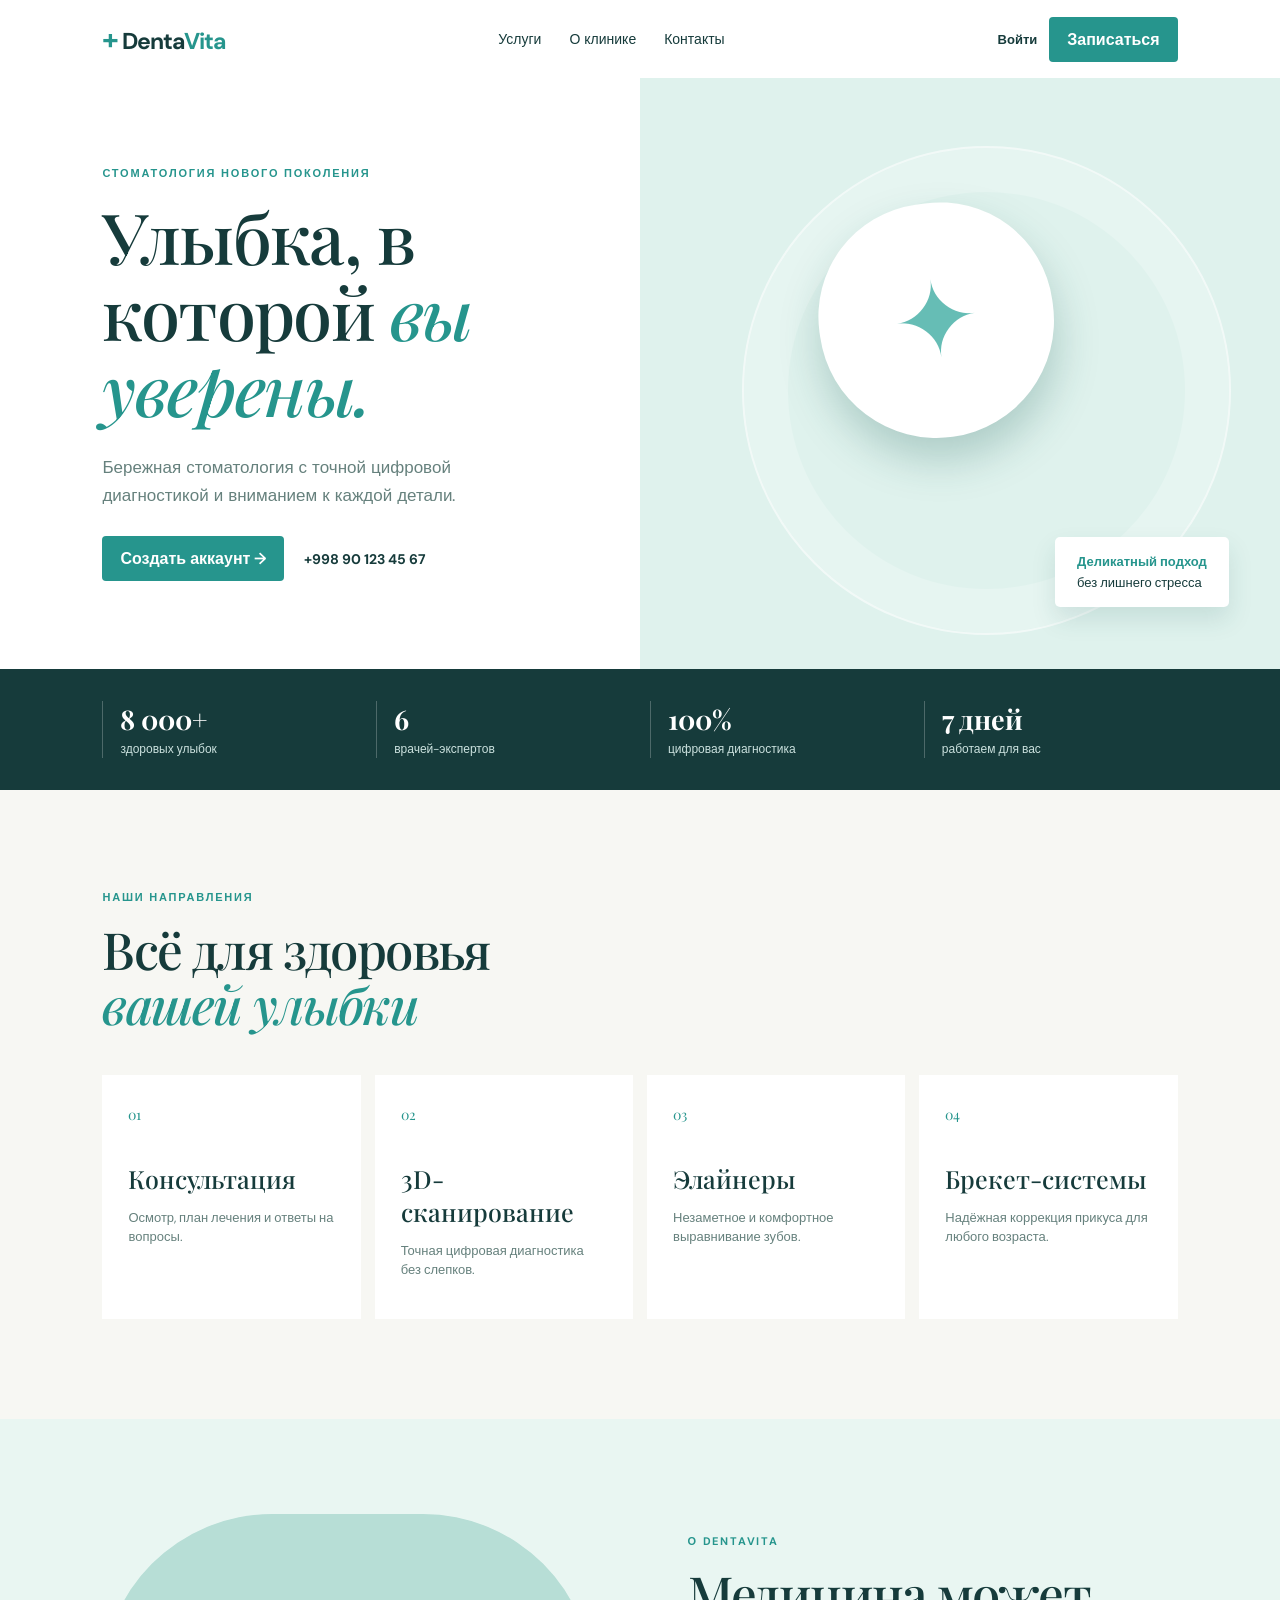
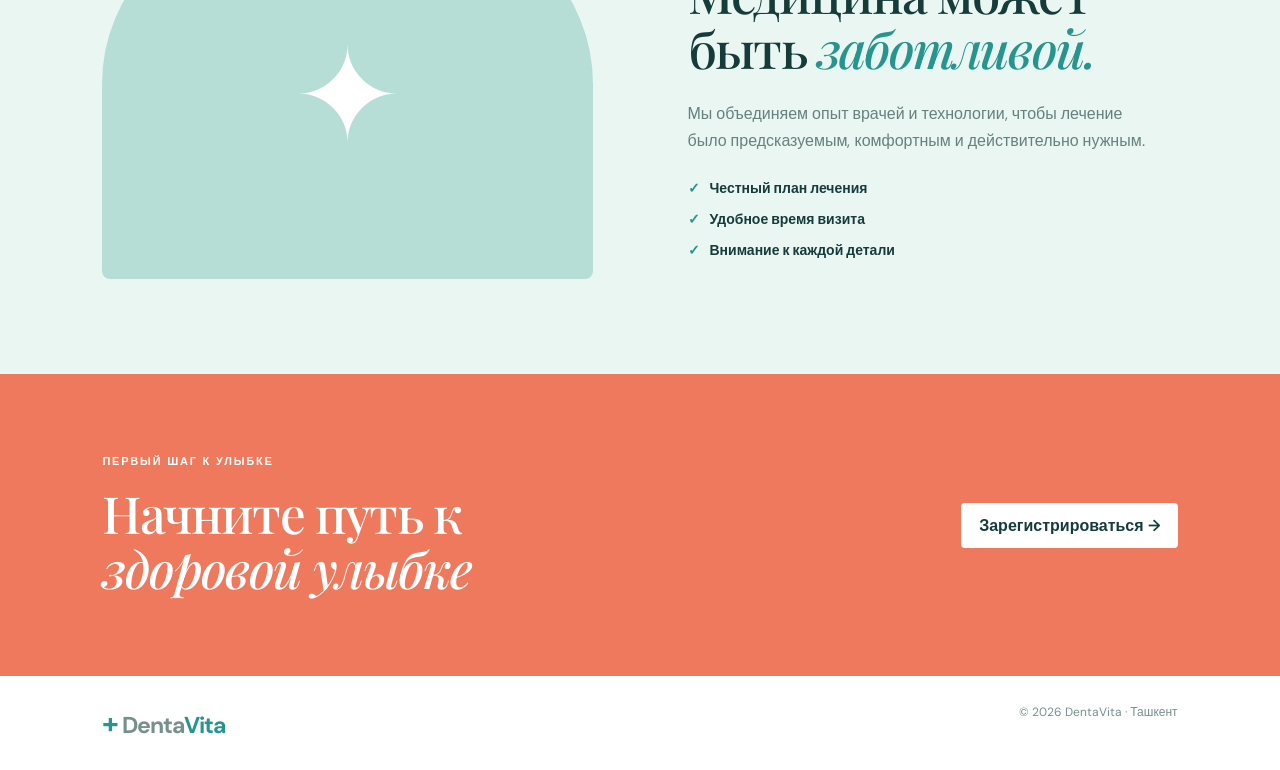
<file: src/main/resources/static/index.html>
<!doctype html><html lang="ru"><head><meta charset="UTF-8"><meta name="viewport" content="width=device-width,initial-scale=1.0"><title>DentaVita — стоматология</title><link rel="stylesheet" href="styles.css"></head><body><header class="site-header"><a class="logo" href="index.html"><b>+</b>Denta<em>Vita</em></a><nav class="nav"><a href="services.html">Услуги</a><a href="#about">О клинике</a><a href="#contacts">Контакты</a></nav><div class="header-actions"><a class="profile-link" data-profile-link href="login.html">Войти</a><a class="admin-link" data-admin-link hidden href="admin.html">Админ-панель</a><a class="header-link" href="register.html">Записаться</a></div></header><main><section class="hero"><div class="hero-copy"><p class="eyebrow">СТОМАТОЛОГИЯ НОВОГО ПОКОЛЕНИЯ</p><h1>Улыбка, в которой <i>вы уверены.</i></h1><p class="lead">Бережная стоматология с точной цифровой диагностикой и вниманием к каждой детали.</p><div class="hero-actions"><a class="button" href="register.html">Создать аккаунт →</a><a class="phone" href="tel:+998901234567">+998 90 123 45 67</a></div></div><div class="hero-art"><div class="tooth">✦</div><div class="hero-note"><strong>Деликатный подход</strong>без лишнего стресса</div></div></section><section class="numbers"><div><b>8 000+</b><span>здоровых улыбок</span></div><div><b>6</b><span>врачей-экспертов</span></div><div><b>100%</b><span>цифровая диагностика</span></div><div><b>7 дней</b><span>работаем для вас</span></div></section><section class="section" id="services"><div class="section-header"><div><p class="eyebrow">НАШИ НАПРАВЛЕНИЯ</p><h2>Всё для здоровья<br><i>вашей улыбки</i></h2></div></div><div class="services"><article class="service"><span class="service-num">01</span><h3>Консультация</h3><p>Осмотр, план лечения и ответы на вопросы.</p></article><article class="service"><span class="service-num">02</span><h3>3D-сканирование</h3><p>Точная цифровая диагностика без слепков.</p></article><article class="service"><span class="service-num">03</span><h3>Элайнеры</h3><p>Незаметное и комфортное выравнивание зубов.</p></article><article class="service"><span class="service-num">04</span><h3>Брекет-системы</h3><p>Надёжная коррекция прикуса для любого возраста.</p></article></div></section><section class="about" id="about"><div class="about-art">✦</div><div><p class="eyebrow">О DENTAVITA</p><h2>Медицина может быть <i>заботливой.</i></h2><p>Мы объединяем опыт врачей и технологии, чтобы лечение было предсказуемым, комфортным и действительно нужным.</p><div class="benefits"><span>Честный план лечения</span><span>Удобное время визита</span><span>Внимание к каждой детали</span></div></div></section><section class="cta" id="contacts"><div><p class="eyebrow">ПЕРВЫЙ ШАГ К УЛЫБКЕ</p><h2>Начните путь к<br><i>здоровой улыбке</i></h2></div><a class="button" href="register.html">Зарегистрироваться →</a></section></main><footer><a class="logo" href="index.html"><b>+</b>Denta<em>Vita</em></a><span>© 2026 DentaVita · Ташкент</span></footer><script src="app.js"></script></body></html>
</file>
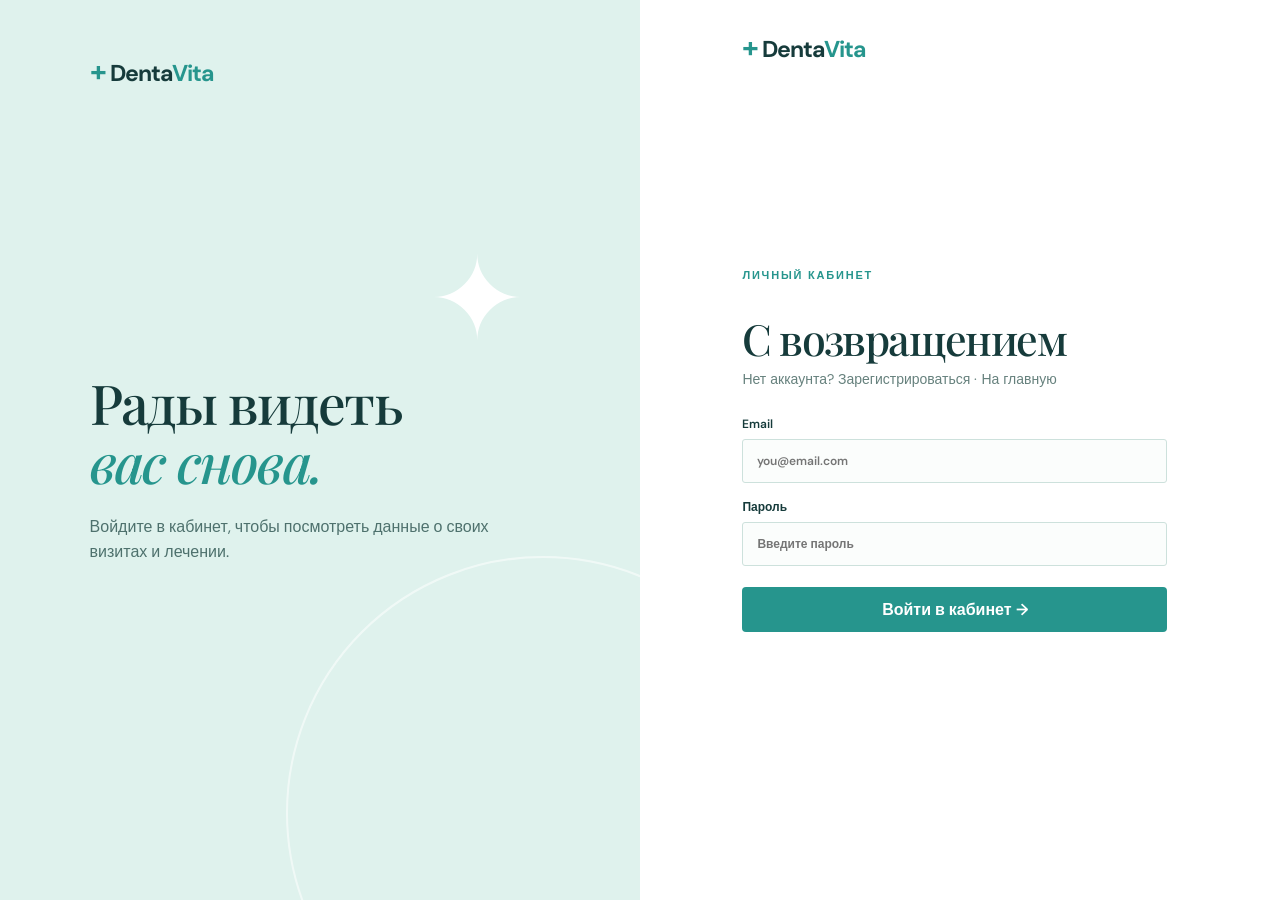
<file: src/main/resources/static/admin.html>
<!doctype html><html lang="ru"><head><meta charset="UTF-8"><meta name="viewport" content="width=device-width,initial-scale=1.0"><title>Админ-панель — DentaVita</title><link rel="stylesheet" href="styles.css"></head><body><header class="site-header"><a class="logo" href="index.html"><b>+</b>Denta<em>Vita</em></a><nav class="nav"><a href="services.html">Услуги</a><a href="profile.html">Профиль</a><a href="users.html">Пользователи</a></nav><div class="header-actions"><button class="text-button" onclick="logout()">Выйти</button></div></header><main class="inner-page admin-page"><section class="admin-hero"><p class="eyebrow">УПРАВЛЕНИЕ КЛИНИКОЙ</p><h1>Админ-панель</h1><p>Пользователи, записи и форма 043.</p></section><section class="section"><div class="admin-actions"><article><p class="eyebrow">ПОЛЬЗОВАТЕЛИ</p><h2>Управление пациентами</h2><p>Откройте отдельную страницу пользователей с поиском и фильтрами по роли.</p><a class="button" href="users.html">Открыть пользователей →</a></article><article><p class="eyebrow">УСЛУГИ</p><h2>Каталог услуг</h2><p>Добавляйте новые направления и актуализируйте предложения клиники.</p><a class="outline button-outline" href="service-create.html">Создать услугу →</a></article></div></section></main><footer><a class="logo" href="index.html"><b>+</b>Denta<em>Vita</em></a><span>© 2026 DentaVita · Ташкент</span></footer><script src="app.js"></script><script src="admin.js"></script></body></html>
</file>
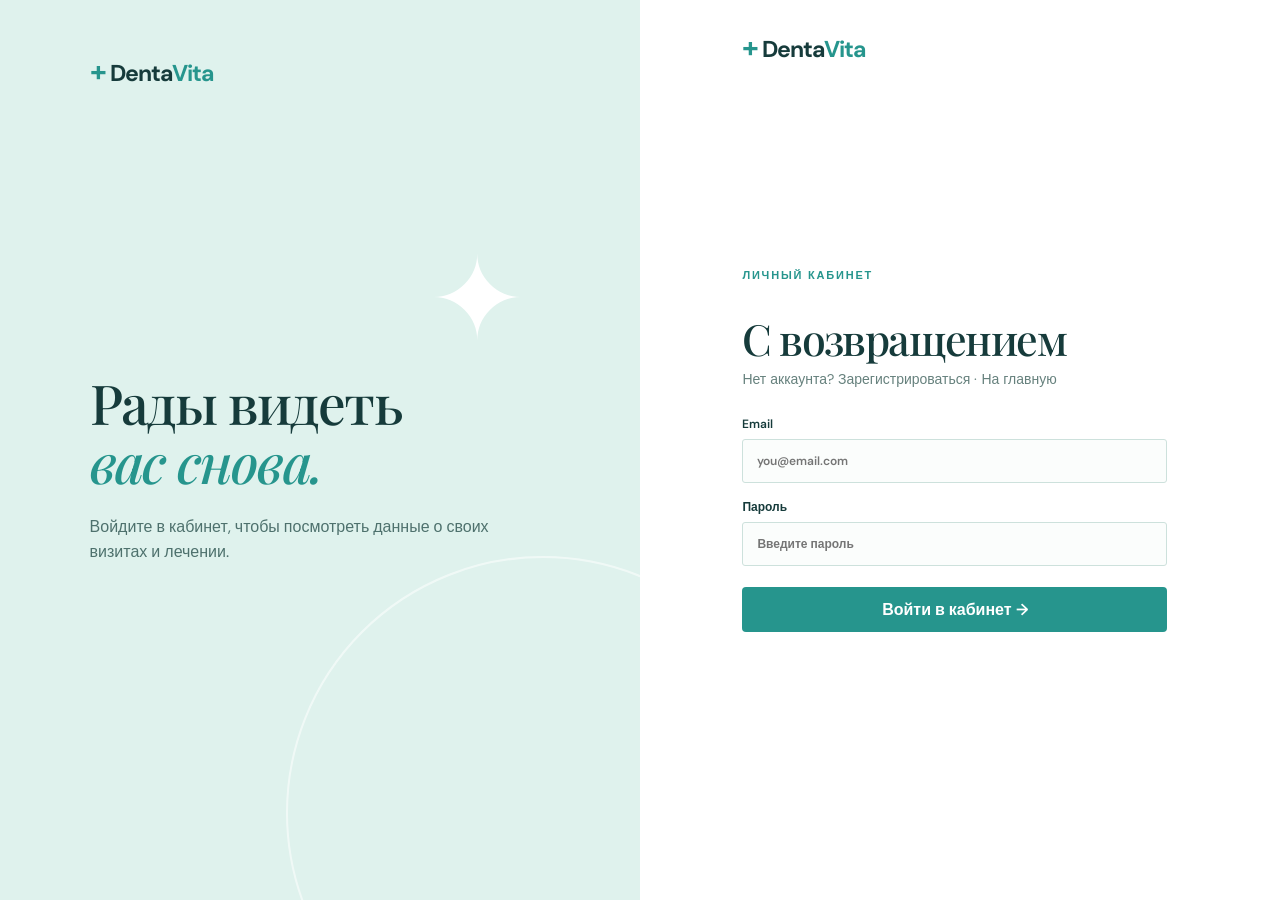
<file: src/main/resources/static/form043.html>
<!doctype html><html lang="ru"><head><meta charset="UTF-8"><meta name="viewport" content="width=device-width,initial-scale=1.0"><title>Форма 043 — DentaVita</title><link rel="stylesheet" href="styles.css"></head><body><main class="auth-page"><section class="auth-panel"><a class="logo" href="admin.html"><b>+</b>Denta<em>Vita</em></a><div class="auth-mark">✦</div><h1>Форма <i>043</i></h1><p>Медицинская карта пациента.</p></section><section class="auth-content"><p class="eyebrow">МЕДИЦИНСКИЙ ДОКУМЕНТ</p><h2>Создать форму 043</h2><form class="auth-form" id="form043"><div class="message" id="form-message"></div><label class="field">Номер карты<input name="cardNumber" required></label><label class="field">ФИО<input name="fullName" required></label><label class="field">Дата рождения<input name="birthDate" type="date" required></label><label class="field">Адрес<input name="address" required></label><label class="field">Учёба / работа<input name="studyOrWorkplace" required></label><label class="field">Основной диагноз<input name="mainDiagnosis" required></label><label class="field">Сопутствующие заболевания<input name="concomitantDisease" value="Не выявлены" required></label><label class="field">Аллергологический анамнез<input name="allergicHistory" value="Не отягощён" required></label><label class="field">Жалобы<textarea name="complaints" required></textarea></label><label class="field">Анамнез заболевания<textarea name="historyOfPresentIllness" required></textarea></label><label class="field">Анамнез жизни<textarea name="personalHistory" required></textarea></label><label class="field">Внешний осмотр<textarea name="externalExaminations" required></textarea></label><label class="field">Полость рта и зубы<textarea name="oralCavityAndTeeth" required></textarea></label><label class="field">Слизистая / пародонт<textarea name="conditionOfMucosaPeriodontium" required></textarea></label><label class="field">Исследования<textarea name="radiologicalAndOtherExaminations" required></textarea></label><label class="field">Объективно<textarea name="complaintsObjectively" required></textarea></label><label class="field">Диагноз или лечение<textarea name="diagnosisOrTreatment" required></textarea></label><button class="button" type="submit">Сохранить форму →</button></form></section></main><script src="app.js"></script><script src="form043.js"></script></body></html>
</file>
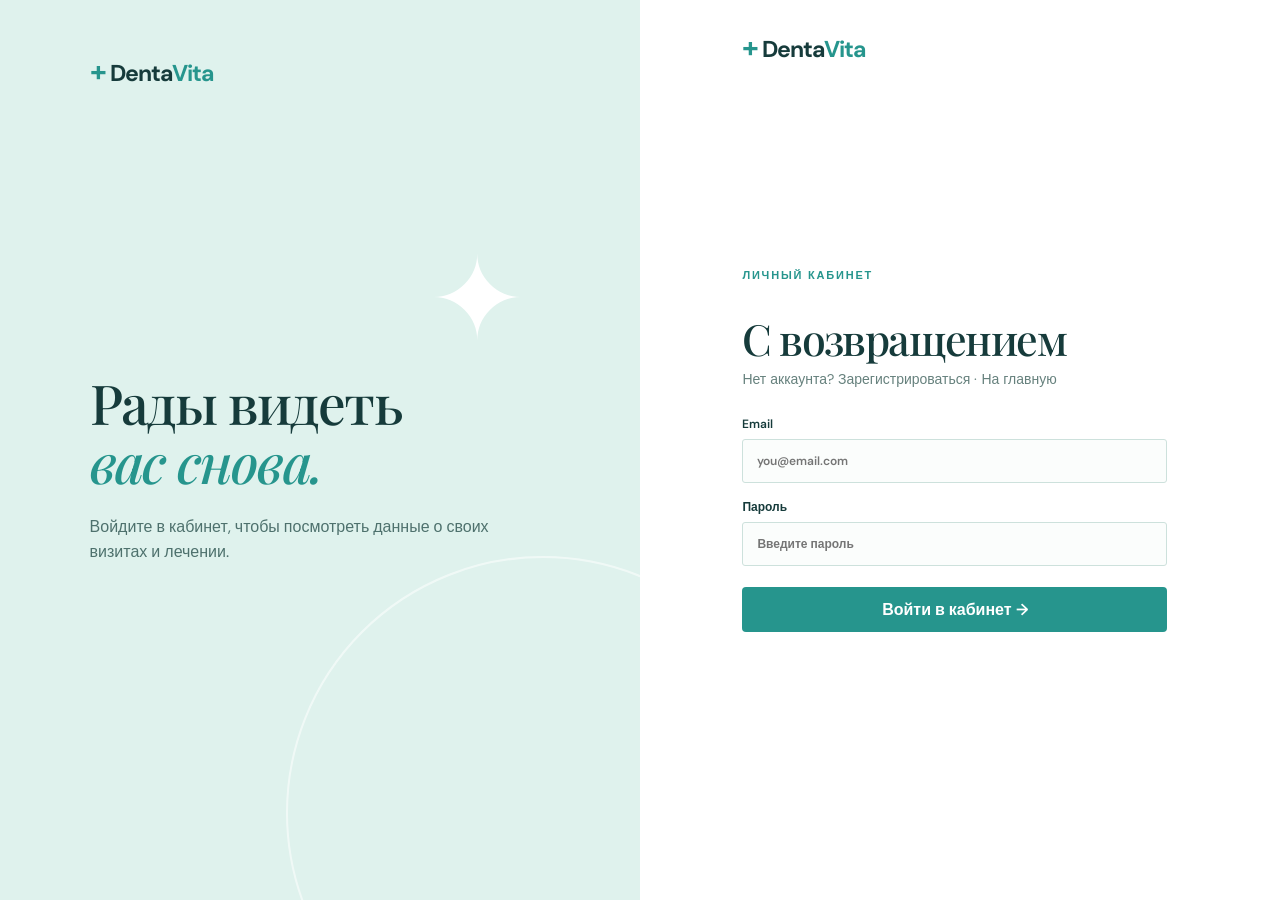
<file: src/main/resources/static/login.html>
<!doctype html><html lang="ru"><head><meta charset="UTF-8"><meta name="viewport" content="width=device-width,initial-scale=1.0"><title>Вход — DentaVita</title><link rel="stylesheet" href="styles.css"></head><body><main class="auth-page"><section class="auth-panel"><a class="logo" href="index.html"><b>+</b>Denta<em>Vita</em></a><div class="auth-mark">✦</div><h1>Рады видеть<br><i>вас снова.</i></h1><p>Войдите в кабинет, чтобы посмотреть данные о своих визитах и лечении.</p></section><section class="auth-content"><a class="logo" href="index.html"><b>+</b>Denta<em>Vita</em></a><p class="eyebrow">ЛИЧНЫЙ КАБИНЕТ</p><h2>С возвращением</h2><p class="auth-subtitle">Нет аккаунта? <a href="register.html">Зарегистрироваться</a></p><form class="auth-form" id="login-form"><div class="message" id="form-message" aria-live="polite"></div><label class="field">Email<input name="email" type="email" placeholder="you@email.com" required></label><label class="field">Пароль<input name="password" type="password" minlength="8" maxlength="30" placeholder="Введите пароль" required></label><button class="button" type="submit">Войти в кабинет →</button></form></section></main><script src="auth.js"></script></body></html>
</file>
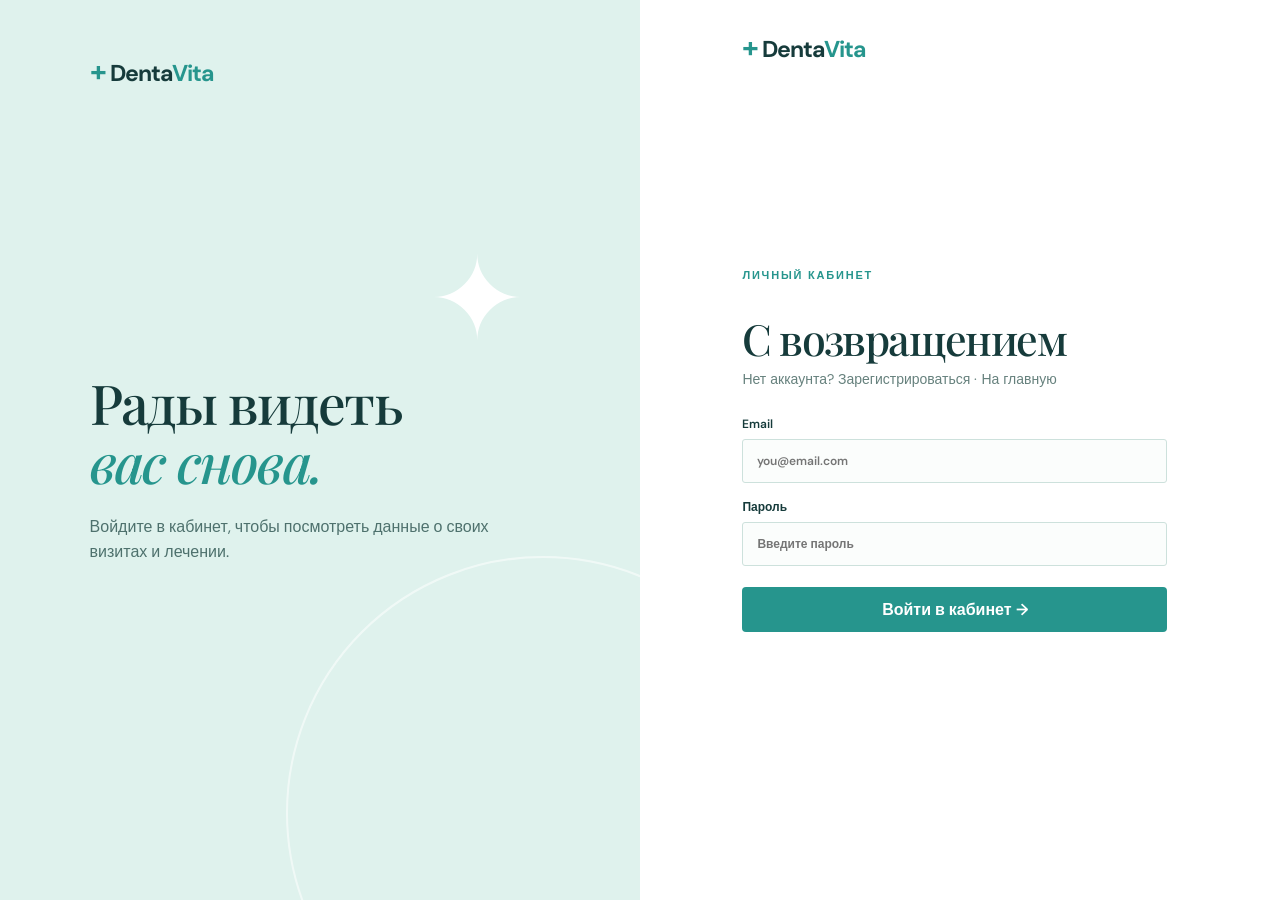
<file: src/main/resources/static/profile.html>
<!doctype html><html lang="ru"><head><meta charset="UTF-8"><meta name="viewport" content="width=device-width,initial-scale=1.0"><title>Профиль — DentaVita</title><link rel="stylesheet" href="styles.css"></head><body><header class="site-header"><a class="logo" href="index.html"><b>+</b>Denta<em>Vita</em></a><nav class="nav"><a href="services.html">Услуги</a><a href="index.html#about">О клинике</a></nav><div class="header-actions"><a class="admin-link" data-admin-link hidden href="admin.html">Админ-панель</a><button class="text-button" onclick="logout()">Выйти</button></div></header><main class="inner-page"><section class="profile-hero" id="profile-hero"><p>Загрузка профиля…</p></section><section class="section"><p class="eyebrow">UPCOMING</p><h2>Ближайший визит</h2><div class="upcoming" id="upcoming"><p>Загружаем данные…</p></div><div class="profile-cards"><article><h3>Медицинские документы</h3><p>Форма 043 и заключения врача будут отображаться здесь.</p></article><article><h3>Безопасность данных</h3><p>Ваши данные о лечении доступны только авторизованным сотрудникам клиники.</p></article></div></section></main><footer><a class="logo" href="index.html"><b>+</b>Denta<em>Vita</em></a><span>© 2026 DentaVita · Ташкент</span></footer><script src="app.js"></script><script src="profile.js"></script></body></html>
</file>
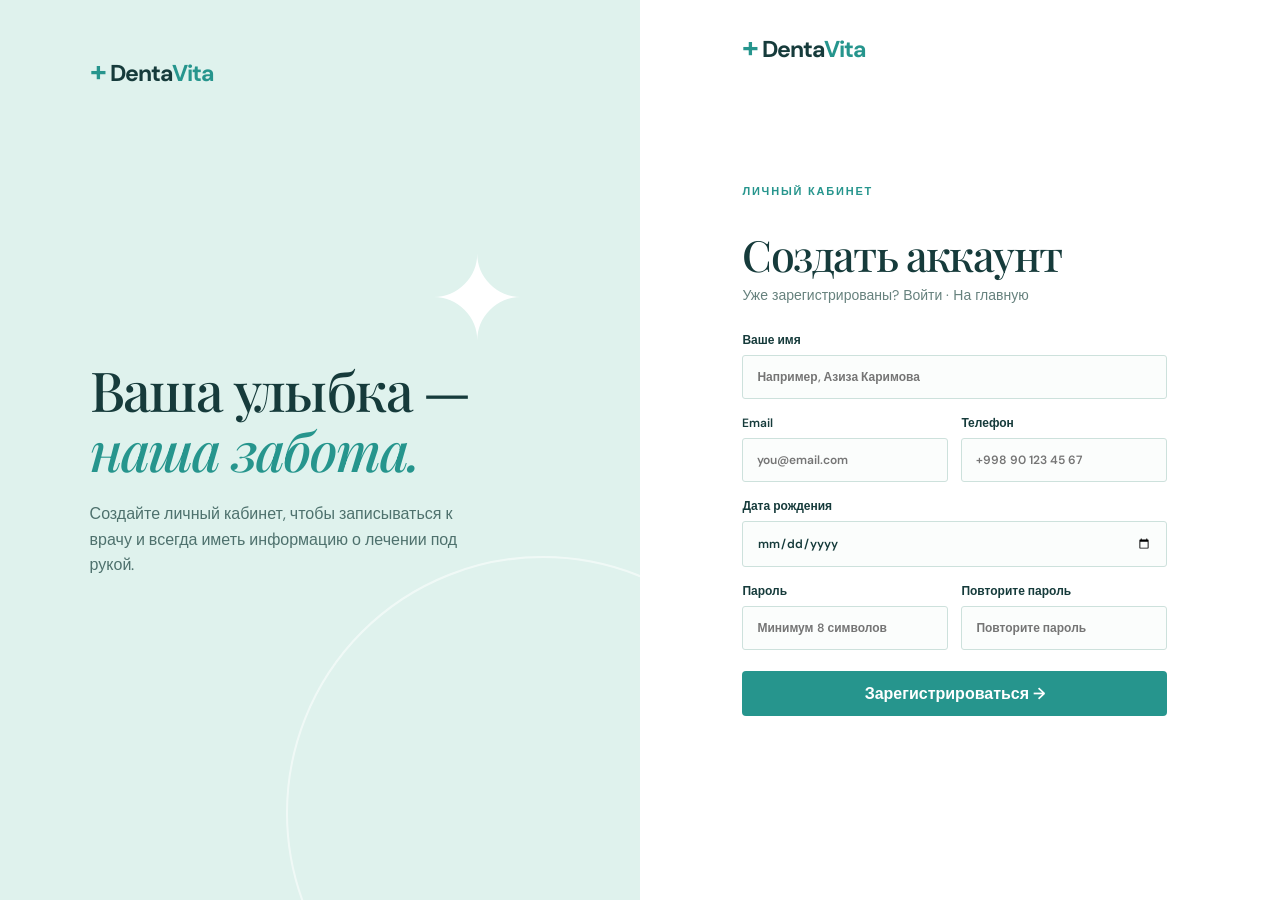
<file: src/main/resources/static/register.html>
<!doctype html><html lang="ru"><head><meta charset="UTF-8"><meta name="viewport" content="width=device-width,initial-scale=1.0"><title>Регистрация — DentaVita</title><link rel="stylesheet" href="styles.css"></head><body><main class="auth-page"><section class="auth-panel"><a class="logo" href="index.html"><b>+</b>Denta<em>Vita</em></a><div class="auth-mark">✦</div><h1>Ваша улыбка —<br><i>наша забота.</i></h1><p>Создайте личный кабинет, чтобы записываться к врачу и всегда иметь информацию о лечении под рукой.</p></section><section class="auth-content"><a class="logo" href="index.html"><b>+</b>Denta<em>Vita</em></a><p class="eyebrow">ЛИЧНЫЙ КАБИНЕТ</p><h2>Создать аккаунт</h2><p class="auth-subtitle">Уже зарегистрированы? <a href="login.html">Войти</a></p><form class="auth-form" id="register-form"><div class="message" id="form-message" aria-live="polite"></div><label class="field">Ваше имя<input name="fullName" placeholder="Например, Азиза Каримова" required></label><div class="form-row"><label class="field">Email<input name="email" type="email" placeholder="you@email.com" required></label><label class="field">Телефон<input name="phoneNumber" type="tel" placeholder="+998 90 123 45 67" pattern="\+?998\d{9}" required></label></div><label class="field">Дата рождения<input name="birthDate" type="date" required></label><div class="form-row"><label class="field">Пароль<input name="password" type="password" minlength="8" maxlength="30" placeholder="Минимум 8 символов" required></label><label class="field">Повторите пароль<input name="confirmPassword" type="password" minlength="8" maxlength="30" placeholder="Повторите пароль" required></label></div><button class="button" type="submit">Зарегистрироваться →</button></form></section></main><script src="auth.js"></script></body></html>
</file>
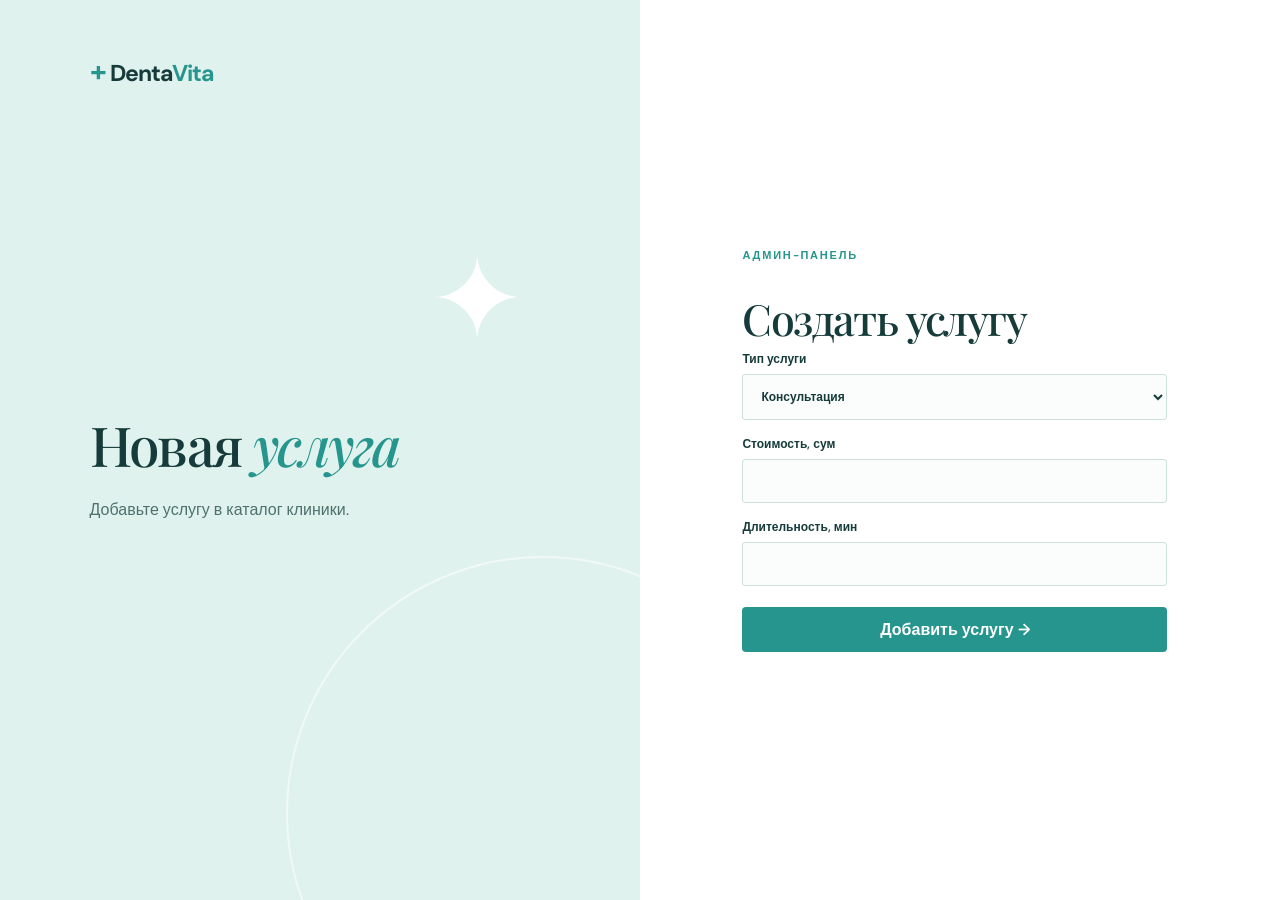
<file: src/main/resources/static/service-create.html>
<!doctype html><html lang="ru"><head><meta charset="UTF-8"><meta name="viewport" content="width=device-width,initial-scale=1.0"><title>Создать услугу — DentaVita</title><link rel="stylesheet" href="styles.css"></head><body><main class="auth-page"><section class="auth-panel"><a class="logo" href="admin.html"><b>+</b>Denta<em>Vita</em></a><div class="auth-mark">✦</div><h1>Новая <i>услуга</i></h1><p>Добавьте услугу в каталог клиники.</p></section><section class="auth-content"><p class="eyebrow">АДМИН-ПАНЕЛЬ</p><h2>Создать услугу</h2><form class="auth-form" id="service-form"><div class="message" id="form-message"></div><label class="field">Тип услуги<select name="servicesType"><option value="CONSULTATION">Консультация</option><option value="SCAN">3D-сканирование</option><option value="ALIGNER">Элайнеры</option><option value="BRACER">Брекет-системы</option></select></label><label class="field">Стоимость, сум<input name="price" type="number" min="1" step="0.01" required></label><label class="field">Длительность, мин<input name="durance" type="number" min="1" required></label><button class="button" type="submit">Добавить услугу →</button></form></section></main><script src="app.js"></script><script src="service-create.js"></script></body></html>
</file>
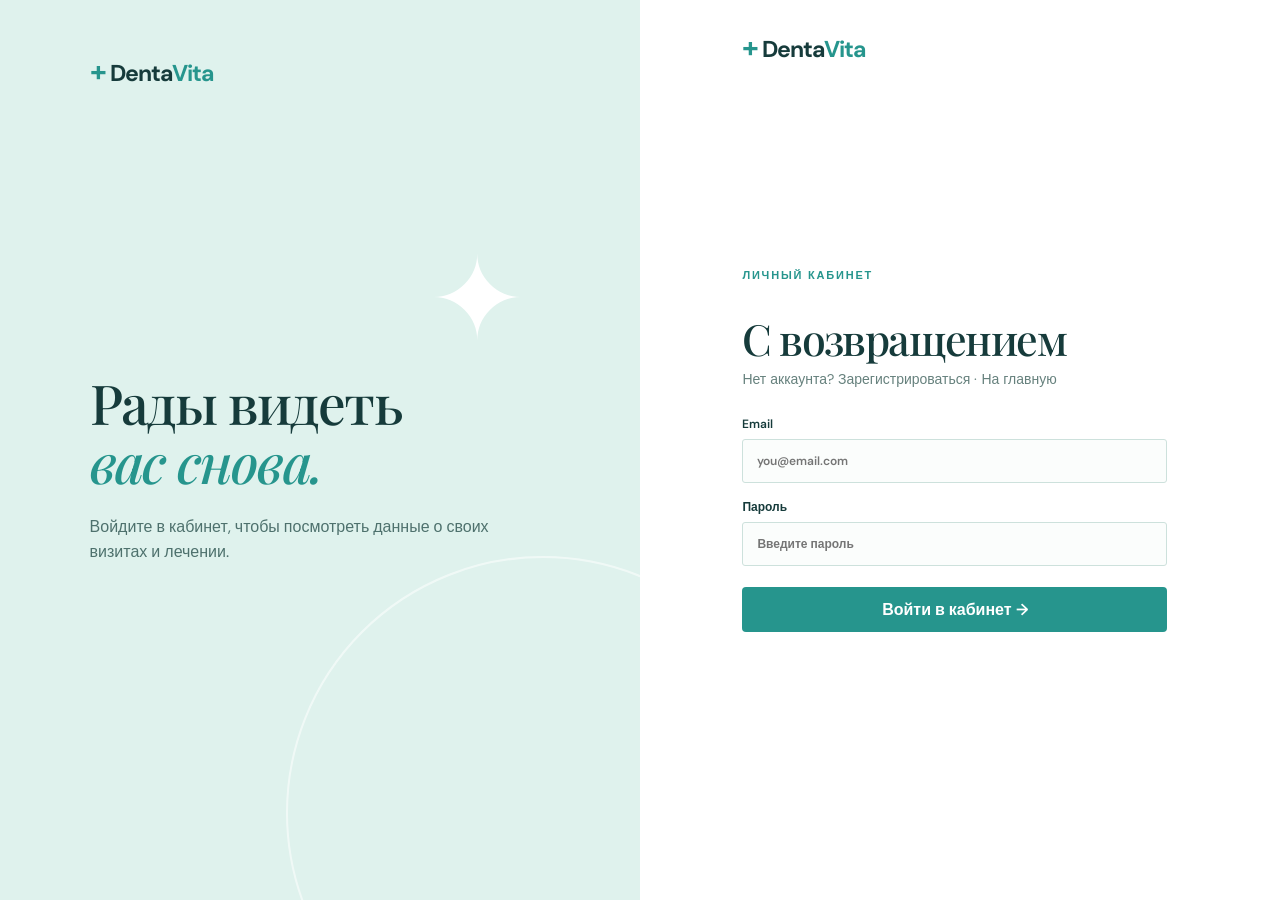
<file: src/main/resources/static/user-details.html>
<!doctype html>
<html lang="ru">
<head>
    <meta charset="UTF-8">
    <meta name="viewport" content="width=device-width,initial-scale=1.0">
    <title>Карточка пользователя — DentaVita</title>
    <link rel="stylesheet" href="styles.css">
</head>
<body>
    <header class="site-header">
        <a class="logo" href="index.html"><b>+</b>Denta<em>Vita</em></a>
        <nav class="nav">
            <a href="admin.html">Админ-панель</a>
            <a href="services.html">Услуги</a>
            <a href="profile.html">Профиль</a>
        </nav>
        <div class="header-actions">
            <button class="text-button" onclick="logout()">Выйти</button>
        </div>
    </header>
    <main class="inner-page admin-page">
        <section class="section">
            <div class="section-header">
                <button class="text-button" id="back-users">← К списку пользователей</button>
            </div>
            <div id="user-details-container">
                <p>Загрузка карточки пользователя…</p>
            </div>
        </section>
    </main>
    <footer>
        <a class="logo" href="index.html"><b>+</b>Denta<em>Vita</em></a>
        <span>© 2026 DentaVita · Ташкент</span>
    </footer>
    <script src="app.js"></script>
    <script src="user-details.js"></script>
</body>
</html>
</file>
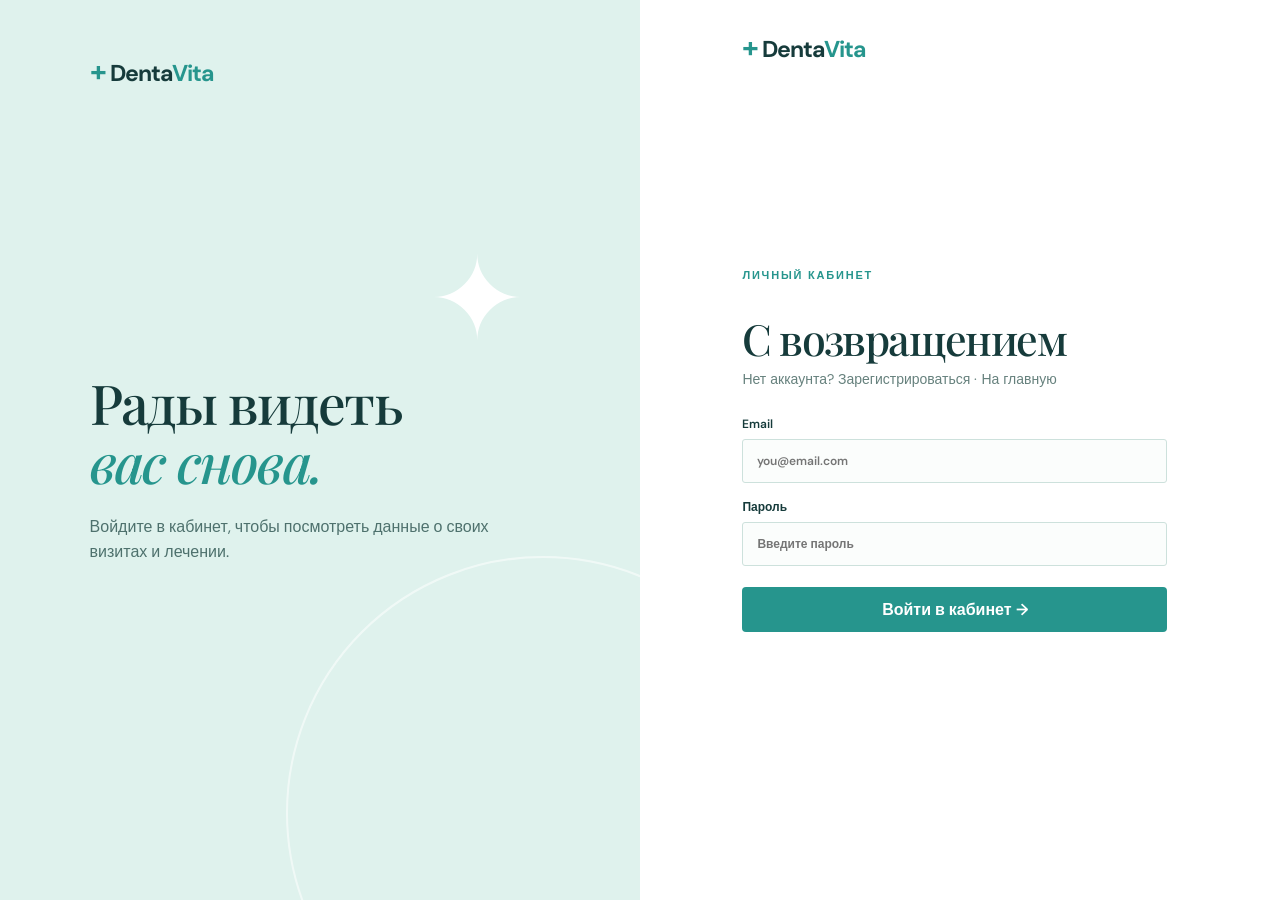
<file: src/main/resources/static/users.html>
<!doctype html><html lang="ru"><head><meta charset="UTF-8"><meta name="viewport" content="width=device-width,initial-scale=1.0"><title>Пользователи — DentaVita</title><link rel="stylesheet" href="styles.css"></head><body><header class="site-header"><a class="logo" href="index.html"><b>+</b>Denta<em>Vita</em></a><nav class="nav"><a href="admin.html">Админ-панель</a><a href="services.html">Услуги</a><a href="profile.html">Профиль</a></nav><div class="header-actions"><button class="text-button" onclick="logout()">Выйти</button></div></header><main class="inner-page admin-page"><section class="admin-hero"><p class="eyebrow">АДМИНИСТРИРОВАНИЕ</p><h1>Пользователи</h1><p>Находите пациентов, врачей и администраторов по имени, e-mail или роли.</p></section><section class="section"><div class="section-header"><div><p class="eyebrow">СПИСОК ПОЛЬЗОВАТЕЛЕЙ</p><h2>Все пользователи</h2></div><span class="result-count" id="result-count"></span></div><div class="user-filters"><label><span>Поиск</span><input id="user-search" type="search" placeholder="Имя или e-mail"></label><label><span>Роль</span><select id="role-filter"><option value="ALL">Все роли</option><option value="PATIENT">Пациенты</option><option value="DOCTOR">Врачи</option><option value="ADMIN">Администраторы</option></select></label></div><div class="admin-users" id="users-results"><p>Загрузка пользователей…</p></div></section></main><footer><a class="logo" href="index.html"><b>+</b>Denta<em>Vita</em></a><span>© 2026 DentaVita · Ташкент</span></footer><script src="app.js"></script><script src="users.js"></script></body></html>
</file>
<file: src/main/resources/static/styles.css>
@import url('https://fonts.googleapis.com/css2?family=DM+Sans:wght@400;500;600;700&family=Playfair+Display:ital,wght@0,500;0,600;1,500;1,600&display=swap');
:root{--ink:#163b3b;--mint:#dff2ed;--aqua:#26958d;--cream:#f7f7f3;--coral:#ef795c;--muted:#66817d}*{box-sizing:border-box}body{margin:0;background:var(--cream);color:var(--ink);font-family:'DM Sans',Arial,sans-serif}a{text-decoration:none;color:inherit}button,input,select{font:inherit}button{border:0;cursor:pointer}.site-header{height:78px;background:#fff;display:flex;align-items:center;justify-content:space-between;padding:0 clamp(22px,8vw,120px)}.logo{font-size:23px;font-weight:700;letter-spacing:-1px}.logo b{color:var(--aqua);font-size:29px;margin-right:4px}.logo em{font-style:normal;color:var(--aqua)}.nav{display:flex;gap:28px;font-size:14px}.header-link,.button{display:inline-flex;align-items:center;justify-content:center;gap:8px;border-radius:4px;background:var(--aqua);padding:12px 18px;color:#fff;font-weight:600}.button:hover,.header-link:hover{background:#187f78}.hero{min-height:570px;display:grid;grid-template-columns:1fr 1fr}.hero-copy{padding:88px clamp(22px,8vw,120px);background:#fff}.eyebrow{margin:0 0 18px;color:var(--aqua);font-size:11px;font-weight:700;letter-spacing:1.8px}h1,h2{font-family:'Playfair Display',Georgia,serif;font-weight:500;letter-spacing:-1.6px;line-height:1.08;margin:0}h1{font-size:clamp(49px,5.5vw,74px)}h2{font-size:clamp(36px,4vw,54px)}i{font-weight:500;color:var(--aqua)}.lead{color:var(--muted);line-height:1.65;font-size:17px;max-width:480px;margin:27px 0}.hero-actions{display:flex;gap:20px;align-items:center}.phone{font-size:14px;font-weight:700}.hero-art{background:var(--mint);overflow:hidden;position:relative}.hero-art:before{content:'';position:absolute;width:485px;height:485px;border:2px solid #fff9;border-radius:50%;top:68px;left:16%;box-shadow:inset 0 0 0 44px #fff3}.tooth{position:absolute;top:125px;left:28%;width:235px;height:235px;border-radius:48% 48% 50% 50%;background:#fff;display:grid;place-items:center;font-size:104px;color:#66bdb5;box-shadow:0 22px 42px #1d5e5840;transform:rotate(-8deg)}.hero-note{position:absolute;right:8%;bottom:62px;background:#fff;padding:16px 22px;border-radius:5px;box-shadow:0 12px 25px #185b5420;font-size:13px}.hero-note strong{display:block;color:var(--aqua);margin-bottom:4px}.numbers{background:var(--ink);color:#fff;display:grid;grid-template-columns:repeat(4,1fr);gap:20px;padding:32px clamp(22px,8vw,120px)}.numbers div{padding-left:17px;border-left:1px solid #ffffff3d}.numbers b{font-family:'Playfair Display';font-size:27px;display:block}.numbers span{font-size:12px;color:#cbe1de}.section{padding:100px clamp(22px,8vw,120px)}.section-header{display:flex;justify-content:space-between;align-items:flex-end;margin-bottom:42px}.services{display:grid;grid-template-columns:repeat(4,1fr);gap:14px}.service{min-height:235px;background:#fff;padding:26px;border-top:3px solid transparent}.service:hover{border-color:var(--aqua)}.service-num{font-family:'Playfair Display';color:var(--aqua);font-size:14px}.service h3{font-family:'Playfair Display';font-weight:500;font-size:25px;margin:37px 0 10px}.service p{font-size:13px;line-height:1.5;color:var(--muted)}.about{display:grid;grid-template-columns:1fr 1fr;gap:95px;align-items:center;background:#e9f6f2;padding:95px clamp(22px,8vw,120px)}.about-art{height:365px;background:#b7ded6;border-radius:170px 170px 8px 8px;display:grid;place-items:center;font-size:130px;color:#fff}.about p:not(.eyebrow){color:var(--muted);line-height:1.65;max-width:470px;margin:25px 0}.benefits{display:grid;gap:13px;font-size:14px;font-weight:600}.benefits span:before{content:'✓';color:var(--aqua);margin-right:10px}.cta{background:var(--coral);padding:80px clamp(22px,8vw,120px);color:#fff;display:flex;justify-content:space-between;align-items:center}.cta .eyebrow,.cta i{color:#fff}.cta .button{background:#fff;color:var(--ink)}footer{background:#fff;padding:28px clamp(22px,8vw,120px);color:#76908d;font-size:12px;display:flex;justify-content:space-between}.auth-page{min-height:100vh;display:grid;grid-template-columns:1fr 1fr;background:#fff}.auth-panel{background:var(--mint);padding:52px clamp(28px,7vw,105px);position:relative;overflow:hidden;display:flex;flex-direction:column}.auth-panel:after{content:'';position:absolute;width:510px;height:510px;border:2px solid #ffffff8c;border-radius:50%;right:-160px;bottom:-170px}.auth-panel h1{font-size:clamp(42px,4.3vw,64px);margin-top:auto;position:relative;z-index:1}.auth-panel p:not(.eyebrow){position:relative;z-index:1;line-height:1.6;max-width:405px;color:#4e716d;margin:22px 0 auto}.auth-mark{font-size:115px;color:#fff;position:absolute;top:25%;right:18%;z-index:1}.auth-content{padding:52px clamp(28px,8vw,130px);display:flex;flex-direction:column;justify-content:center}.auth-content .logo{position:absolute;top:28px}.auth-content h2{font-size:43px;margin:15px 0 9px}.auth-subtitle{margin:0 0 28px;color:var(--muted);font-size:14px}.auth-form{display:grid;gap:16px;max-width:425px}.field{display:grid;gap:7px;font-size:12px;font-weight:600}.field input,.field select{border:1px solid #cde1dc;border-radius:3px;padding:13px 14px;background:#fbfdfc;color:var(--ink);outline-color:var(--aqua)}.form-row{display:grid;grid-template-columns:1fr 1fr;gap:13px}.auth-form .button{margin-top:5px}.auth-switch{font-size:13px;color:var(--muted);margin:22px 0 0}.auth-switch a{color:var(--aqua);font-weight:700}.message{display:none;border-radius:4px;padding:12px 14px;font-size:13px;line-height:1.4}.message.success{display:block;background:#e4f5ee;color:#23665e}.message.error{display:block;background:#fff0ec;color:#aa4a33}@media(max-width:800px){.nav{display:none}.hero,.about,.auth-page{grid-template-columns:1fr}.hero-art{min-height:330px}.tooth{top:50px;left:25%;transform:scale(.82) rotate(-8deg)}.numbers{grid-template-columns:1fr 1fr}.services{grid-template-columns:1fr 1fr}.about{gap:40px}.cta{flex-direction:column;align-items:flex-start;gap:26px}.auth-panel{min-height:310px}.auth-panel h1{margin-top:55px}.auth-content{padding:76px 30px 48px}.auth-mark{top:28%;right:15%}}@media(max-width:470px){.services{grid-template-columns:1fr}.hero-actions{flex-direction:column;align-items:flex-start}.form-row{grid-template-columns:1fr}.numbers{gap:16px}}
</file>
